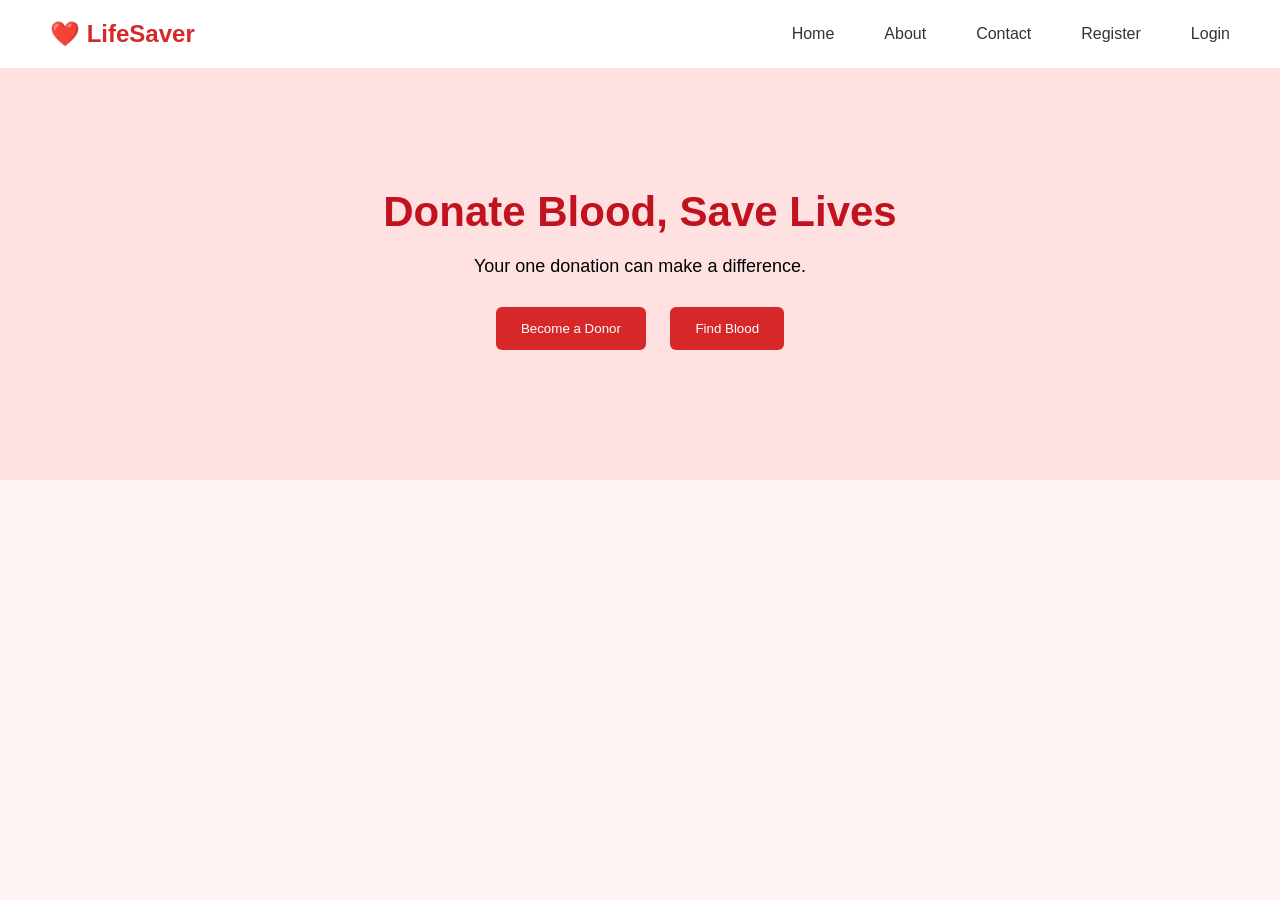
<file: Blood_Donation_Management_System/frontend/index.html>
<!DOCTYPE html>
<html lang="en">
<head>
    <meta charset="UTF-8">
    <meta name="viewport" content="width=device-width, initial-scale=1.0">
    <title>Blood Donation Management System</title>
    <link rel="stylesheet" href="css/style.css">
</head>
<body>

    <header>
        <h2>❤️ LifeSaver</h2>
     
<nav>
    <a href="index.html">Home</a>
    <a href="about.html">About</a>
    <a href="contact.html">Contact</a>
    <a href="register.html">Register</a>
    <a href="login.html">Login</a>
</nav>
   
  
    </header>

    <section class="hero">
        <h1>Donate Blood, Save Lives</h1>
        <p>Your one donation can make a difference.</p>
        <button>Become a Donor</button>
        <button>Find Blood</button>
    </section>


</body>
</html>
</file>
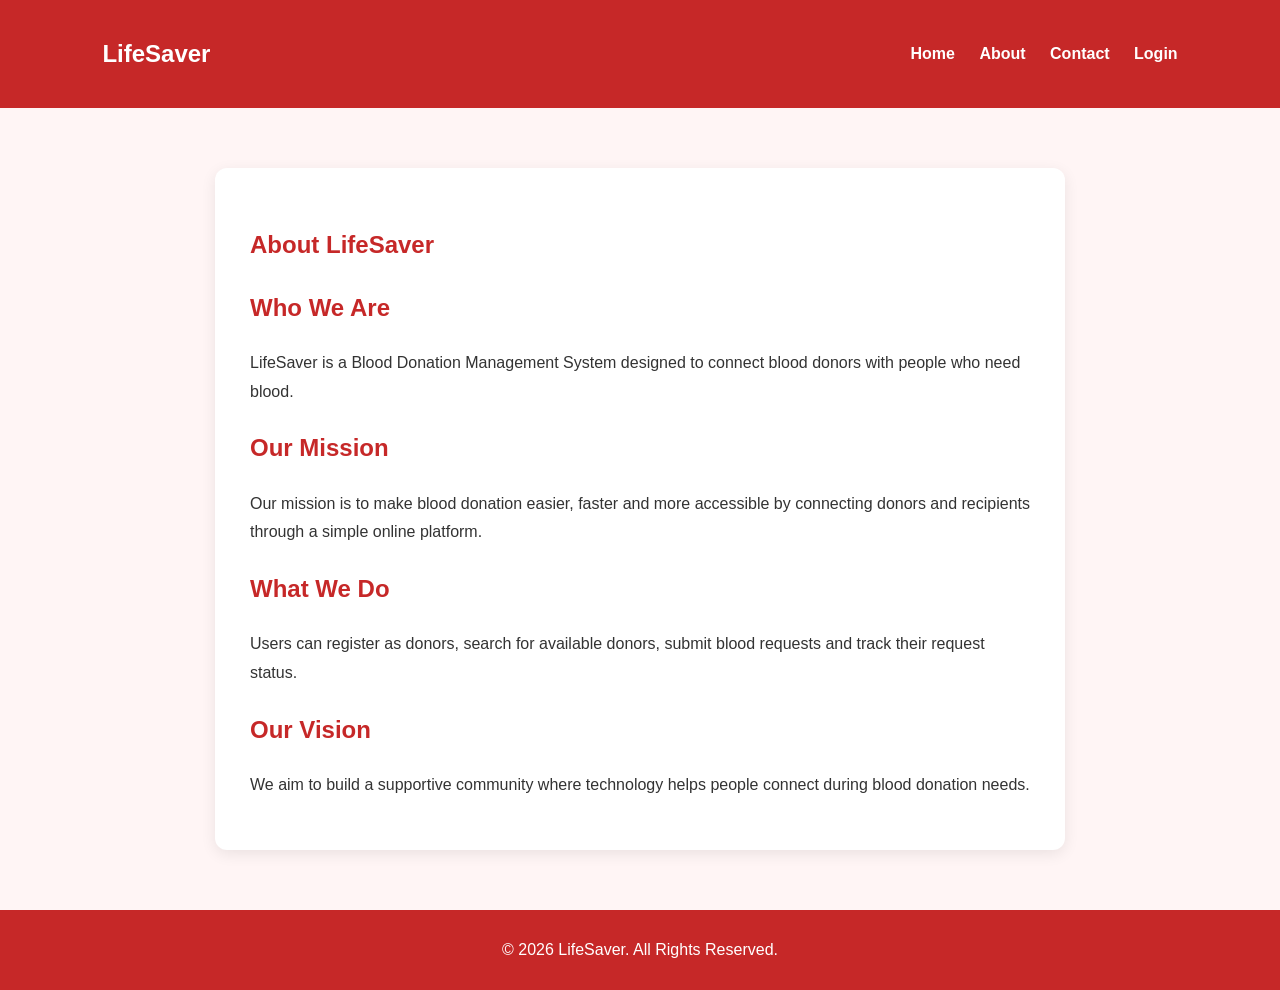
<file: Blood_Donation_Management_System/frontend/about.html>
<!DOCTYPE html>
<html lang="en">
<head>
    <meta charset="UTF-8">
    <meta name="viewport" content="width=device-width, initial-scale=1.0">
    <title>About Us - LifeSaver</title>

    <style>
        * {
            box-sizing: border-box;
        }

        body {
            margin: 0;
            font-family: Arial, sans-serif;
            background: #fff5f5;
            color: #333;
        }

        header {
            background: #c62828;
            color: white;
            padding: 20px 8%;
            display: flex;
            justify-content: space-between;
            align-items: center;
            flex-wrap: wrap;
        }

        nav a {
            color: white;
            text-decoration: none;
            margin-left: 20px;
            font-weight: bold;
        }

        .about {
            max-width: 850px;
            margin: 60px auto;
            padding: 35px;
            background: white;
            border-radius: 12px;
            box-shadow: 0 4px 15px #00000015;
            line-height: 1.8;
        }

        h1, h2 {
            color: #c62828;
        }

        footer {
            background: #c62828;
            color: white;
            text-align: center;
            padding: 15px;
        }
    </style>
</head>

<body>

<header>
    <h2 style="color:white;">LifeSaver</h2>
    <nav>
        <a href="index.html">Home</a>
        <a href="about.html">About</a>
        <a href="contact.html">Contact</a>
        <a href="login.html">Login</a>
    </nav>
</header>

<section class="about">
    <h1>About LifeSaver</h1>

    <h2>Who We Are</h2>
    <p>
        LifeSaver is a Blood Donation Management System
        designed to connect blood donors with people who
        need blood.
    </p>

    <h2>Our Mission</h2>
    <p>
        Our mission is to make blood donation easier,
        faster and more accessible by connecting donors
        and recipients through a simple online platform.
    </p>

    <h2>What We Do</h2>
    <p>
        Users can register as donors, search for available
        donors, submit blood requests and track their
        request status.
    </p>

    <h2>Our Vision</h2>
    <p>
        We aim to build a supportive community where
        technology helps people connect during blood
        donation needs.
    </p>
</section>

<footer>
    <p>© 2026 LifeSaver. All Rights Reserved.</p>
</footer>

</body>
</html>
</file>
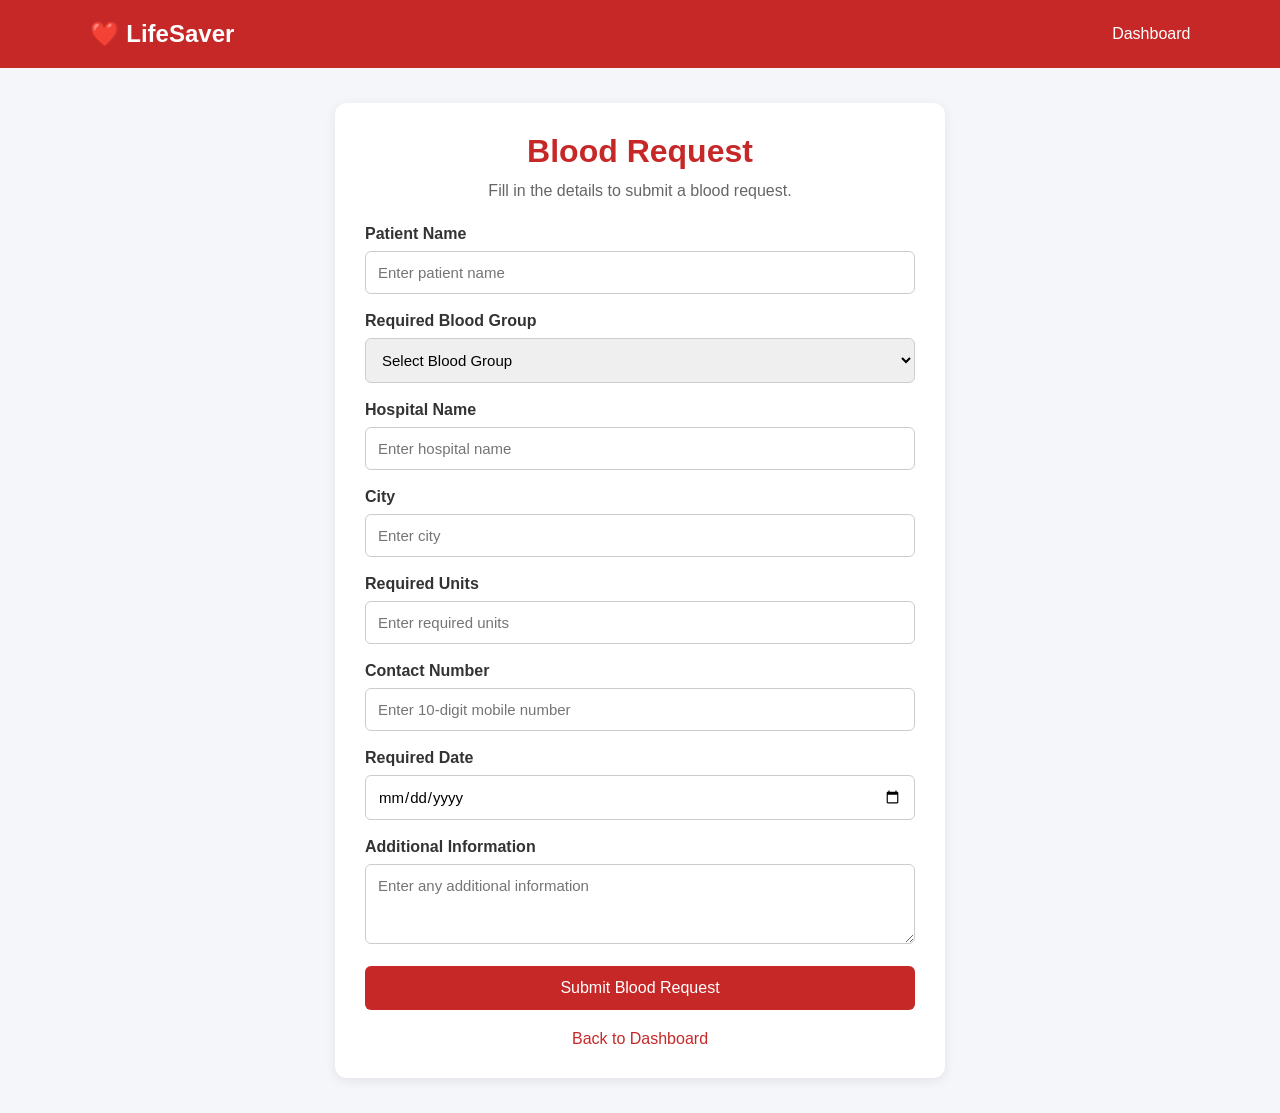
<file: Blood_Donation_Management_System/frontend/blood-request.html>
<!DOCTYPE html>
<html lang="en">
<head>
    <meta charset="UTF-8">
    <meta name="viewport" content="width=device-width, initial-scale=1.0">
    <title>LifeSaver - Blood Request</title>

    <style>
        * {
            margin: 0;
            padding: 0;
            box-sizing: border-box;
            font-family: Arial, sans-serif;
        }

        body {
            background: #f5f6fa;
            color: #333;
        }

        header {
            background: #c62828;
            color: white;
            padding: 20px 7%;
            display: flex;
            justify-content: space-between;
            align-items: center;
        }

        header a {
            color: white;
            text-decoration: none;
        }

        .container {
            max-width: 650px;
            margin: 35px auto;
            padding: 0 20px;
        }

        .form-card {
            background: white;
            padding: 30px;
            border-radius: 12px;
            box-shadow: 0 3px 12px rgba(0,0,0,0.08);
        }

        h1 {
            color: #c62828;
            text-align: center;
            margin-bottom: 12px;
        }

        .description {
            color: #666;
            text-align: center;
            margin-bottom: 25px;
        }

        .form-group {
            margin-bottom: 18px;
        }

        label {
            display: block;
            font-weight: bold;
            margin-bottom: 8px;
        }

        input, select, textarea {
            width: 100%;
            padding: 12px;
            border: 1px solid #ccc;
            border-radius: 6px;
            font-size: 15px;
        }

        textarea {
            resize: vertical;
            min-height: 80px;
        }

        button {
            width: 100%;
            padding: 13px;
            background: #c62828;
            color: white;
            border: none;
            border-radius: 6px;
            font-size: 16px;
            cursor: pointer;
        }

        button:hover {
            background: #a71919;
        }

        button:disabled {
            opacity: 0.6;
            cursor: not-allowed;
        }

        #message {
            text-align: center;
            margin-top: 18px;
        }

        .back {
            display: block;
            text-align: center;
            margin-top: 20px;
            color: #c62828;
            text-decoration: none;
        }
    </style>
</head>

<body>

    <header>
        <h2>❤️ LifeSaver</h2>
        <a href="dashboard.html">Dashboard</a>
    </header>

    <div class="container">

        <div class="form-card">

            <h1>Blood Request</h1>

            <p class="description">
                Fill in the details to submit a blood request.
            </p>

            <form id="requestForm">

                <div class="form-group">
                    <label for="patient_name">Patient Name</label>
                    <input
                        type="text"
                        id="patient_name"
                        name="patient_name"
                        required
                        maxlength="100"
                        placeholder="Enter patient name"
                    >
                </div>

                <div class="form-group">
                    <label for="blood_group">Required Blood Group</label>

                    <select id="blood_group" name="blood_group" required>
                        <option value="">Select Blood Group</option>
                        <option value="A+">A+</option>
                        <option value="A-">A-</option>
                        <option value="B+">B+</option>
                        <option value="B-">B-</option>
                        <option value="AB+">AB+</option>
                        <option value="AB-">AB-</option>
                        <option value="O+">O+</option>
                        <option value="O-">O-</option>
                    </select>
                </div>

                <div class="form-group">
                    <label for="hospital">Hospital Name</label>
                    <input
                        type="text"
                        id="hospital"
                        name="hospital"
                        required
                        maxlength="150"
                        placeholder="Enter hospital name"
                    >
                </div>

                <div class="form-group">
                    <label for="city">City</label>
                    <input
                        type="text"
                        id="city"
                        name="city"
                        required
                        maxlength="100"
                        placeholder="Enter city"
                    >
                </div>

                <div class="form-group">
                    <label for="units">Required Units</label>
                    <input
                        type="number"
                        id="units"
                        name="units"
                        min="1"
                        max="20"
                        required
                        placeholder="Enter required units"
                    >
                </div>

                <div class="form-group">
                    <label for="contact">Contact Number</label>
                    <input
                        type="tel"
                        id="contact"
                        name="contact"
                        pattern="[0-9]{10}"
                        maxlength="10"
                        minlength="10"
                        required
                        placeholder="Enter 10-digit mobile number"
                    >
                </div>

                <div class="form-group">
                    <label for="required_date">Required Date</label>
                    <input
                        type="date"
                        id="required_date"
                        name="required_date"
                        required
                    >
                </div>

                <div class="form-group">
                    <label for="message_text">Additional Information</label>
                    <textarea
                        id="message_text"
                        name="message"
                        maxlength="500"
                        placeholder="Enter any additional information"
                    ></textarea>
                </div>

                <button type="submit" id="submitButton">
                    Submit Blood Request
                </button>

            </form>

            <p id="message"></p>

            <a href="dashboard.html" class="back">
                Back to Dashboard
            </a>

        </div>

    </div>

    <script>
        const requestForm = document.getElementById("requestForm");
        const message = document.getElementById("message");
        const submitButton = document.getElementById("submitButton");

        // Prevent selecting a past date
        const dateInput = document.getElementById("required_date");

        const today = new Date();
        const localToday = new Date(
            today.getTime() - today.getTimezoneOffset() * 60000
        ).toISOString().split("T")[0];

        dateInput.min = localToday;

        requestForm.addEventListener("submit", async function(event) {

            event.preventDefault();

            submitButton.disabled = true;
            message.style.color = "#c62828";
            message.textContent = "Submitting request...";

            try {

                const formData = new FormData(requestForm);

                const response = await fetch("/api/blood-request", {
                    method: "POST",
                    credentials: "same-origin",
                    headers: {
                        "Content-Type": "application/x-www-form-urlencoded"
                    },
                    body: new URLSearchParams(formData)
                });

                const result = await response.text();

                if (response.ok) {

                    message.style.color = "green";
                    message.textContent = result;

                    requestForm.reset();
                    dateInput.min = localToday;

                } else {

                    message.style.color = "#c62828";
                    message.textContent = result;
                }

            } catch (error) {

                message.style.color = "#c62828";
                message.textContent =
                    "Server connection failed. Please try again.";

            } finally {

                submitButton.disabled = false;
            }
        });
    </script>

</body>
</html>
</file>
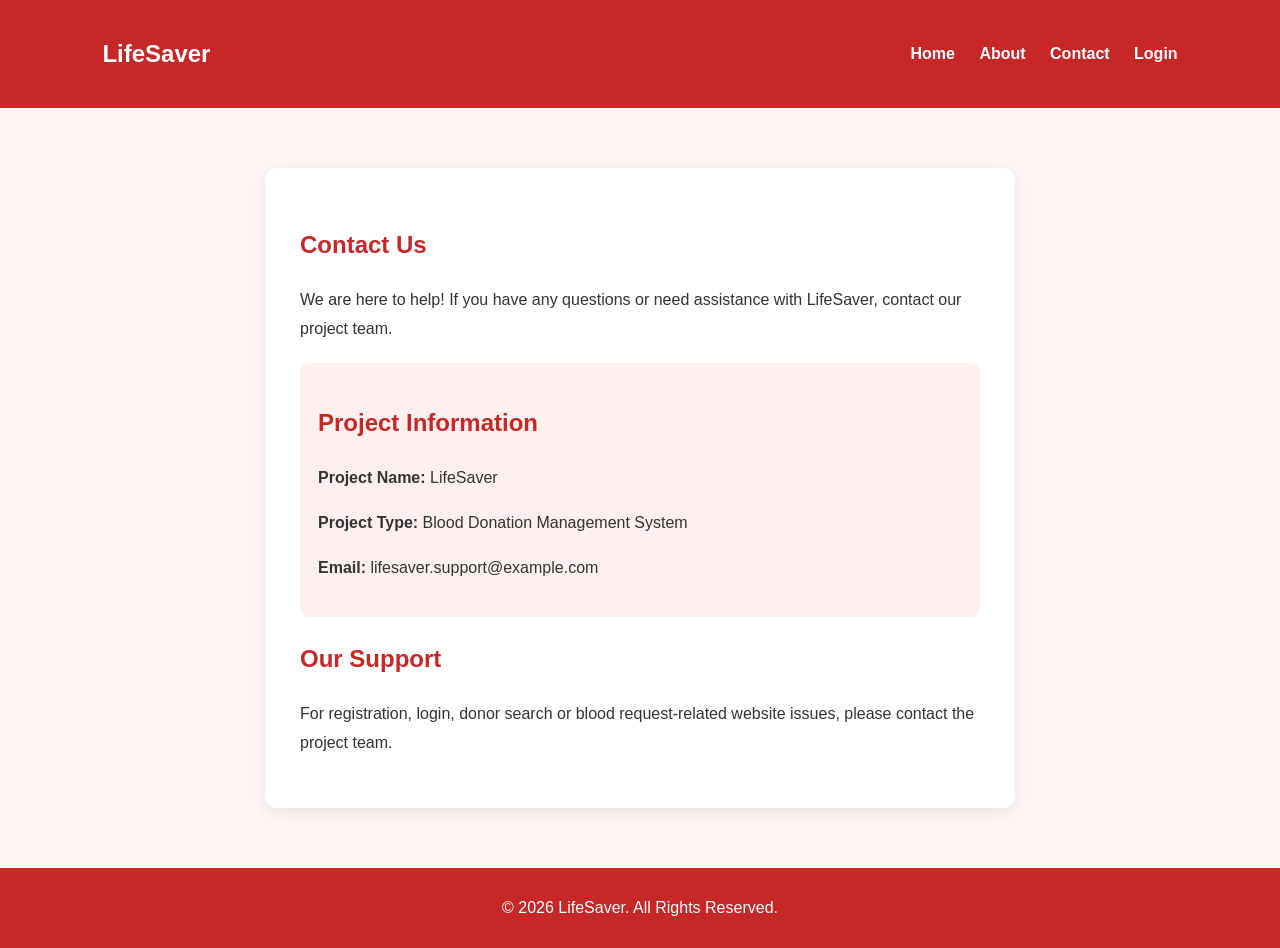
<file: Blood_Donation_Management_System/frontend/contact.html>
<!DOCTYPE html>
<html lang="en">
<head>
    <meta charset="UTF-8">
    <meta name="viewport" content="width=device-width, initial-scale=1.0">
    <title>Contact Us - LifeSaver</title>

    <style>
        * {
            box-sizing: border-box;
        }

        body {
            margin: 0;
            font-family: Arial, sans-serif;
            background: #fff5f5;
            color: #333;
        }

        header {
            background: #c62828;
            color: white;
            padding: 20px 8%;
            display: flex;
            justify-content: space-between;
            align-items: center;
            flex-wrap: wrap;
        }

        nav a {
            color: white;
            text-decoration: none;
            margin-left: 20px;
            font-weight: bold;
        }

        .contact {
            max-width: 750px;
            margin: 60px auto;
            padding: 35px;
            background: white;
            border-radius: 12px;
            box-shadow: 0 4px 15px #00000015;
            line-height: 1.8;
        }

        h1, h2 {
            color: #c62828;
        }

        .info {
            background: #fff0f0;
            padding: 18px;
            margin-top: 20px;
            border-radius: 8px;
        }

        footer {
            background: #c62828;
            color: white;
            text-align: center;
            padding: 15px;
        }
    </style>
</head>

<body>

<header>
    <h2 style="color:white;">LifeSaver</h2>
    <nav>
        <a href="index.html">Home</a>
        <a href="about.html">About</a>
        <a href="contact.html">Contact</a>
        <a href="login.html">Login</a>
    </nav>
</header>

<section class="contact">
    <h1>Contact Us</h1>
    <p>
        We are here to help! If you have any questions
        or need assistance with LifeSaver, contact our
        project team.
    </p>

    <div class="info">
        <h2>Project Information</h2>
        <p><strong>Project Name:</strong> LifeSaver</p>
        <p><strong>Project Type:</strong> Blood Donation Management System</p>
        <p><strong>Email:</strong> lifesaver.support@example.com</p>
    </div>

    <h2>Our Support</h2>
    <p>
        For registration, login, donor search or blood
        request-related website issues, please contact
        the project team.
    </p>
</section>

<footer>
    <p>© 2026 LifeSaver. All Rights Reserved.</p>
</footer>

</body>
</html>
</file>
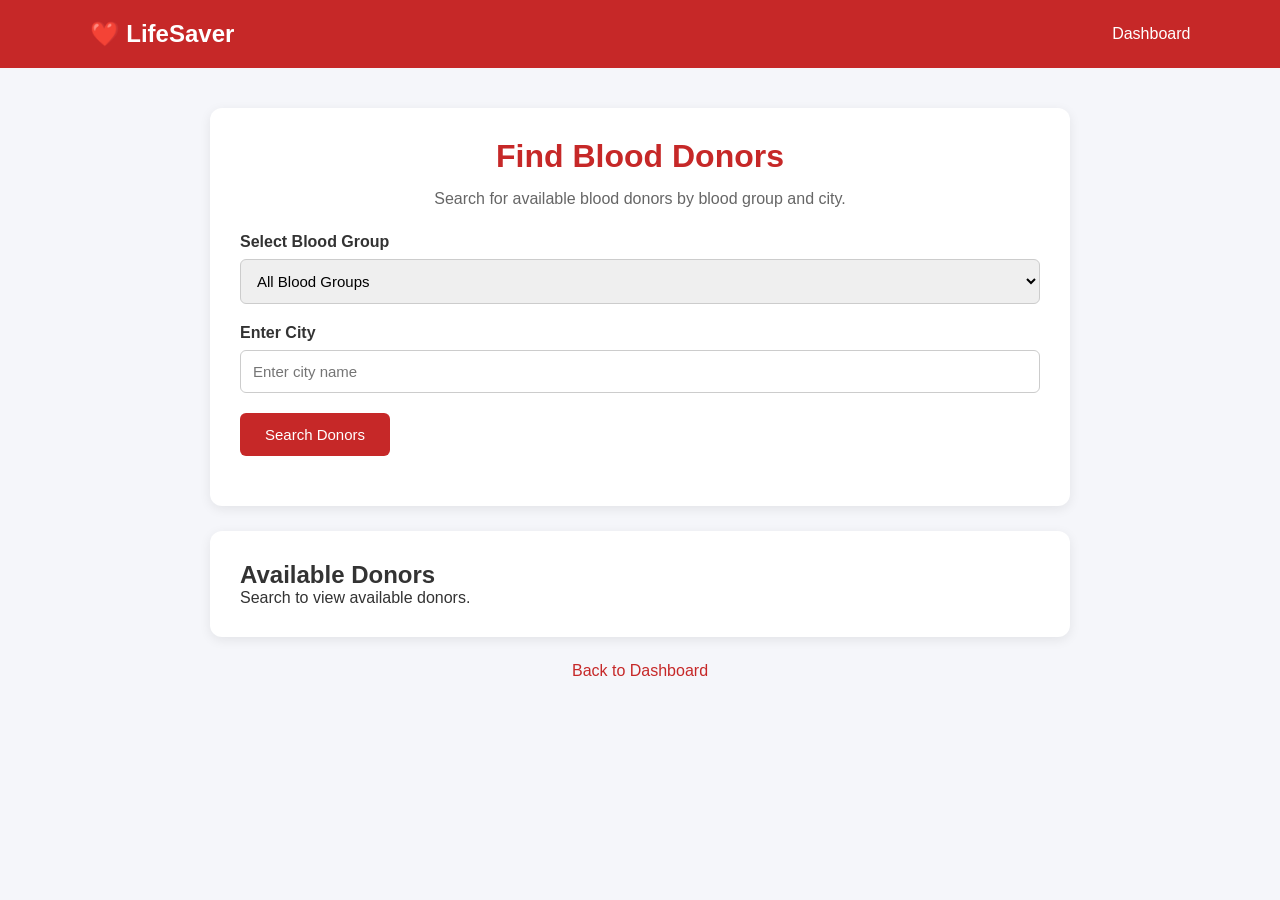
<file: Blood_Donation_Management_System/frontend/find-donors.html>
<!DOCTYPE html>
<html lang="en">
<head>
    <meta charset="UTF-8">
    <meta name="viewport" content="width=device-width, initial-scale=1.0">
    <title>LifeSaver - Find Blood Donors</title>

    <style>
        * {
            margin: 0;
            padding: 0;
            box-sizing: border-box;
            font-family: Arial, sans-serif;
        }

        body {
            background: #f5f6fa;
            color: #333;
        }

        header {
            background: #c62828;
            color: white;
            padding: 20px 7%;
            display: flex;
            justify-content: space-between;
            align-items: center;
        }

        header a {
            color: white;
            text-decoration: none;
        }

        .container {
            max-width: 900px;
            margin: 40px auto;
            padding: 0 20px;
        }

        .search-card, .results-card {
            background: white;
            padding: 30px;
            border-radius: 12px;
            box-shadow: 0 3px 12px rgba(0,0,0,0.08);
            margin-bottom: 25px;
        }

        h1 {
            color: #c62828;
            text-align: center;
            margin-bottom: 15px;
        }

        .description {
            text-align: center;
            color: #666;
            margin-bottom: 25px;
        }

        .form-group {
            margin-bottom: 20px;
        }

        label {
            display: block;
            margin-bottom: 8px;
            font-weight: bold;
        }

        select, input {
            width: 100%;
            padding: 12px;
            border: 1px solid #ccc;
            border-radius: 6px;
            font-size: 15px;
        }

        button {
            background: #c62828;
            color: white;
            border: none;
            padding: 13px 25px;
            border-radius: 6px;
            cursor: pointer;
            font-size: 15px;
        }

        button:hover {
            background: #a71919;
        }

        #message {
            text-align: center;
            margin-top: 20px;
            color: #c62828;
        }

        .donor {
            background: #fff5f5;
            padding: 18px;
            border-radius: 8px;
            margin-top: 15px;
            border-left: 4px solid #c62828;
        }

        .donor h3 {
            color: #c62828;
            margin-bottom: 10px;
        }

        .donor p {
            margin: 6px 0;
        }

        .back {
            display: block;
            text-align: center;
            margin: 20px;
            color: #c62828;
            text-decoration: none;
        }
    </style>
</head>

<body>

    <header>
        <h2>❤️ LifeSaver</h2>
        <a href="dashboard.html">Dashboard</a>
    </header>

    <div class="container">

        <div class="search-card">

            <h1>Find Blood Donors</h1>

            <p class="description">
                Search for available blood donors by blood group and city.
            </p>

            <form id="searchForm">

                <div class="form-group">
                    <label for="blood_group">Select Blood Group</label>

                    <select id="blood_group" name="blood_group">
                        <option value="">All Blood Groups</option>
                        <option value="A+">A+</option>
                        <option value="A-">A-</option>
                        <option value="B+">B+</option>
                        <option value="B-">B-</option>
                        <option value="AB+">AB+</option>
                        <option value="AB-">AB-</option>
                        <option value="O+">O+</option>
                        <option value="O-">O-</option>
                    </select>
                </div>

                <div class="form-group">
                    <label for="city">Enter City</label>
                    <input
                        type="text"
                        id="city"
                        name="city"
                        placeholder="Enter city name"
                    >
                </div>

                <button type="submit" id="searchButton">
                    Search Donors
                </button>

            </form>

            <p id="message"></p>

        </div>

        <div class="results-card">
            <h2>Available Donors</h2>
            <div id="results">
                <p>Search to view available donors.</p>
            </div>
        </div>

        <a href="dashboard.html" class="back">
            Back to Dashboard
        </a>

    </div>

    <script>
        const searchForm = document.getElementById("searchForm");
        const message = document.getElementById("message");
        const results = document.getElementById("results");
        const searchButton = document.getElementById("searchButton");

        searchForm.addEventListener("submit", async function(event) {

            event.preventDefault();

            const bloodGroup =
                document.getElementById("blood_group").value;

            const city =
                document.getElementById("city").value.trim();

            const params = new URLSearchParams({
                blood_group: bloodGroup,
                city: city
            });

            searchButton.disabled = true;
            message.textContent = "Searching donors...";
            results.innerHTML = "";

            try {

                const response = await fetch(
                    "/api/donors?" + params.toString(),
                    { credentials: "same-origin" }
                );

                const data = await response.json();

                if (response.status === 401) {
                    message.textContent = "Please login again.";
                    return;
                }

                if (!response.ok) {
                    message.textContent =
                        data.message || "Unable to search donors.";
                    return;
                }

                message.textContent = "";

                if (data.length === 0) {
                    results.textContent = "No available donors found.";
                    return;
                }

                data.forEach(function(donor) {

                    const card = document.createElement("div");
                    card.className = "donor";

                    const name = document.createElement("h3");
                    name.textContent = donor.name;

                    const blood = document.createElement("p");
                    blood.textContent =
                        "Blood Group: " + donor.blood_group;

                    const cityText = document.createElement("p");
                    cityText.textContent = "City: " + donor.city;

                    card.append(name, blood, cityText);
                    results.appendChild(card);
                });

            } catch (error) {

                message.textContent =
                    "Server connection failed. Please try again.";

            } finally {

                searchButton.disabled = false;
            }
        });
    </script>

</body>
</html>
</file>
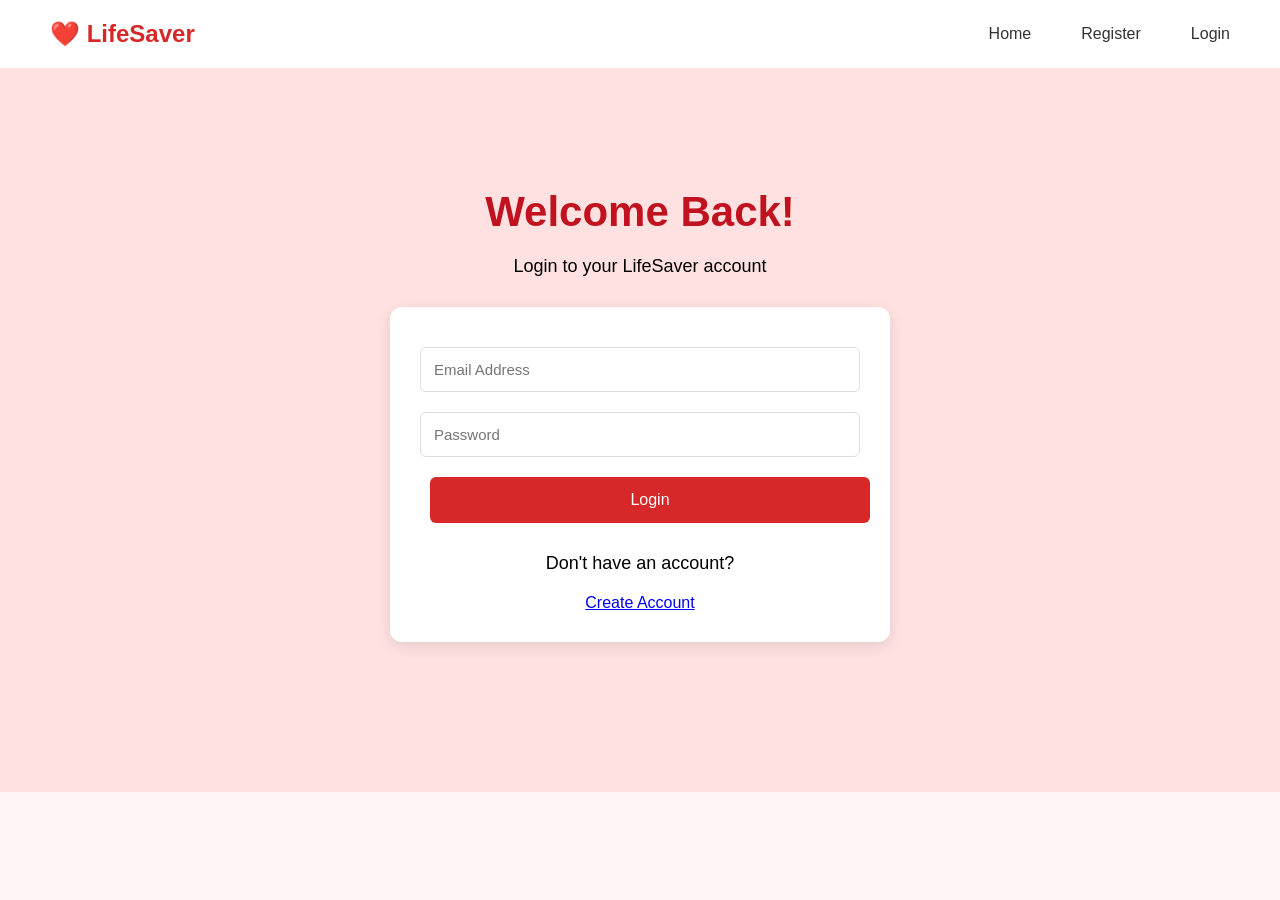
<file: Blood_Donation_Management_System/frontend/login.html>
<!DOCTYPE html>
<html lang="en">
<head>
    <meta charset="UTF-8">
    <meta name="viewport" content="width=device-width, initial-scale=1.0">
    <title>Login - LifeSaver</title>
    <link rel="stylesheet" href="css/style.css">
</head>
<body>

    <header>
        <h2>❤️ LifeSaver</h2>
        <nav>
            <a href="index.html">Home</a>
            <a href="register.html">Register</a>
            <a href="login.html">Login</a>
        </nav>
    </header>

    <section class="hero">
        <h1>Welcome Back!</h1>
        <p>Login to your LifeSaver account</p>

        <form class="register-form" id="loginForm">

            <input
                type="email"
                name="email"
                placeholder="Email Address"
                required
            >

            <input
                type="password"
                name="password"
                placeholder="Password"
                required
            >

            <button type="submit" id="loginButton">
                Login
            </button>

            <p id="message"></p>

            <p>Don't have an account?</p>
            <a href="register.html">Create Account</a>

        </form>
    </section>

   
<script>
    const form = document.getElementById("loginForm");
    const message = document.getElementById("message");
    const button = document.getElementById("loginButton");

    form.addEventListener("submit", async function(event) {

        event.preventDefault();

        button.disabled = true;
        button.textContent = "Logging in...";
        message.textContent = "";

        try {
            const formData = new FormData(form);

            const response = await fetch("/api/login", {
                method: "POST",
                headers: {
                    "Content-Type": "application/x-www-form-urlencoded"
                },
                body: new URLSearchParams(formData)
            });

            const result = await response.text();

            if (response.ok) {

                message.textContent = "Login Successful!";
                message.style.color = "green";

                const adminCheck = await fetch("/api/admin/check", {
                    method: "GET",
                    credentials: "same-origin"
                });

                if (adminCheck.ok) {
                    window.location.href = "admin-dashboard.html";
                } else if (adminCheck.status === 403) {
                    window.location.href = "dashboard.html";
                } else {
                    message.textContent = "Unable to verify account access.";
                    message.style.color = "red";
                }

            } else {
                message.textContent = result;
                message.style.color = "red";
            }

        } catch (error) {
            console.error("Login Error:", error);
            message.textContent = "Unable to connect to server.";
            message.style.color = "red";

        } finally {
            button.disabled = false;
            button.textContent = "Login";
        }
    });
</script>
 

</body>
</html>
</file>
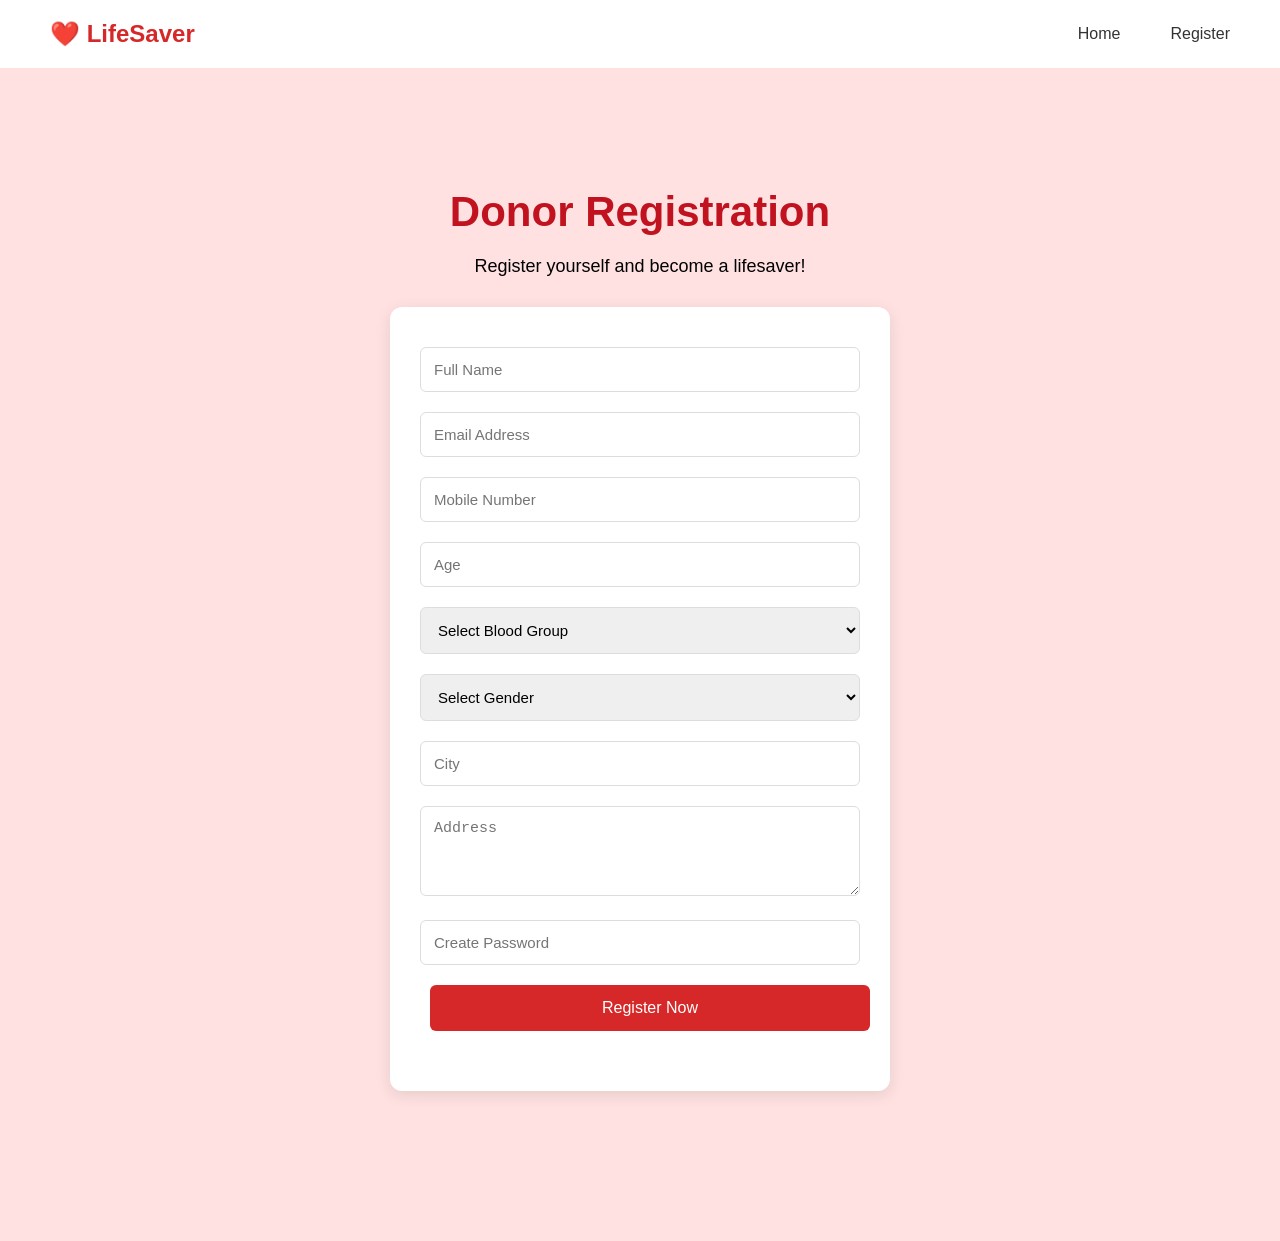
<file: Blood_Donation_Management_System/frontend/register.html>
<!DOCTYPE html>
<html lang="en">
<head>
    <meta charset="UTF-8">
    <meta name="viewport" content="width=device-width, initial-scale=1.0">
    <title>Donor Registration - LifeSaver</title>
    <link rel="stylesheet" href="css/style.css">
</head>
<body>

    <header>
        <h2>❤️ LifeSaver</h2>
        <nav>
            <a href="index.html">Home</a>
            <a href="register.html">Register</a>
        </nav>
    </header>

    <section class="hero">
        <h1>Donor Registration</h1>
        <p>Register yourself and become a lifesaver!</p>

        <form class="register-form" id="registerForm">

            <input type="text" name="name"
                   placeholder="Full Name" required>

            <input type="email" name="email"
                   placeholder="Email Address" required>

            <input type="tel" name="phone"
                   placeholder="Mobile Number" required>

            <input type="number" name="age"
                   placeholder="Age" min="18" max="100" required>

            <select name="blood_group" required>
                <option value="">Select Blood Group</option>
                <option value="A+">A+</option>
                <option value="A-">A-</option>
                <option value="B+">B+</option>
                <option value="B-">B-</option>
                <option value="O+">O+</option>
                <option value="O-">O-</option>
                <option value="AB+">AB+</option>
                <option value="AB-">AB-</option>
            </select>

            <select name="gender" required>
                <option value="">Select Gender</option>
                <option value="Male">Male</option>
                <option value="Female">Female</option>
                <option value="Other">Other</option>
            </select>

            <input type="text" name="city"
                   placeholder="City" required>

            <textarea name="address"
                      placeholder="Address" required></textarea>

            <input type="password" name="password"
                   placeholder="Create Password"
                   required minlength="8">

            <button type="submit" id="registerButton">
                Register Now
            </button>

            <p id="message" role="status"
               aria-live="polite"></p>

        </form>
    </section>

    <script>
        const form = document.getElementById("registerForm");
        const message = document.getElementById("message");
        const button = document.getElementById("registerButton");

        form.addEventListener("submit", async function(event) {

            event.preventDefault();

            console.log("REGISTER BUTTON WORKING!");

            message.textContent = "Registering... Please wait.";
            message.style.color = "blue";
            button.disabled = true;

            try {
                const formData = new FormData(form);

                console.log("Sending registration request...");

                const response = await fetch("/api/register", {
                    method: "POST",
                    headers: {
                        "Content-Type":
                            "application/x-www-form-urlencoded"
                    },
                    body: new URLSearchParams(formData).toString()
                });

                console.log("Server response:", response.status);

                const result = await response.text();

                console.log("Registration result:", result);

                if (response.ok &&
                    result.includes("Donor Registered Successfully")) {

                    message.textContent = "❤️ " + result;
                    message.style.color = "green";

                    alert("❤️ Donor Registered Successfully!");

                    form.reset();

                } else {

                    message.textContent =
                        "Registration Failed: " + result;

                    message.style.color = "red";
                }

            } catch (error) {

                console.error("Registration Error:", error);

                message.textContent =
                    "Unable to connect to server: " + error.message;

                message.style.color = "red";

            } finally {

                button.disabled = false;
            }
        });
    </script>

</body>
</html>
</file>
<file: Blood_Donation_Management_System/frontend/css/style.css>
* {
    margin: 0;
    padding: 0;
    box-sizing: border-box;
}

body {
    font-family: Arial, sans-serif;
    background: #fff5f5;
}

header {
    display: flex;
    justify-content: space-between;
    align-items: center;
    padding: 20px 50px;
    background: white;
}

header h2 {
    color: #d62828;
}

nav a {
    text-decoration: none;
    color: #333;
    margin-left: 25px;
}

.hero {
    text-align: center;
    padding: 120px 20px;
    background: #ffe1e1;
}

.hero h1 {
    color: #c1121f;
    font-size: 42px;
}

.hero p {
    margin: 20px;
    font-size: 18px;
}

button {
    background: #d62828;
    color: white;
    border: none;
    padding: 14px 25px;
    margin: 10px;
    border-radius: 6px;
    cursor: pointer;
}

.register-form {
    max-width: 500px;
    margin: 30px auto;
    padding: 30px;
    background: white;
    border-radius: 12px;
    box-shadow: 0 4px 15px rgba(0,0,0,0.1);
}

.register-form input,
.register-form select,
.register-form textarea {
    width: 100%;
    padding: 13px;
    margin: 10px 0;
    border: 1px solid #ddd;
    border-radius: 6px;
    font-size: 15px;
}

.register-form textarea {
    min-height: 90px;
    resize: vertical;
}

.register-form button {
    width: 100%;
    font-size: 16px;
}
nav {
    display: flex;
    gap: 25px;
}

nav a {
    display: inline-block;
    color: #333;
    text-decoration: none;
    font-size: 16px;
    visibility: visible;
}
</file>
